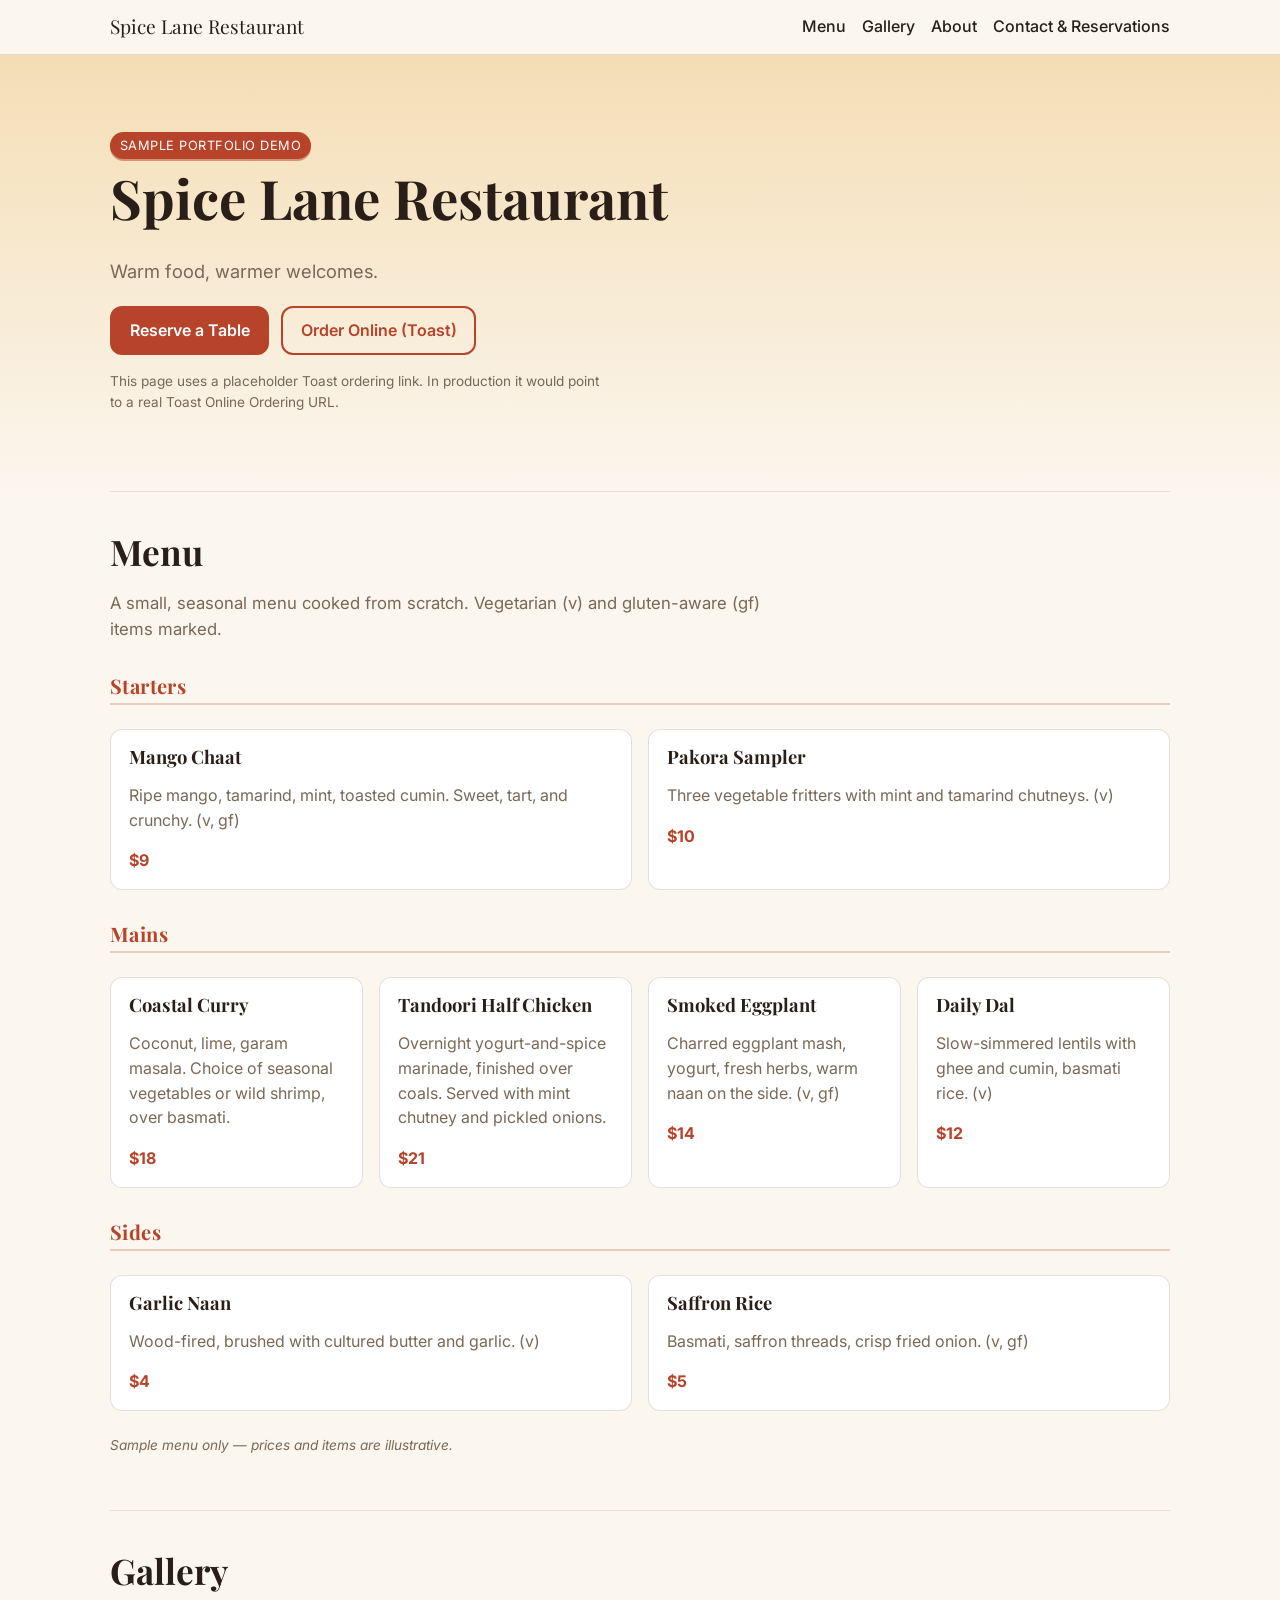
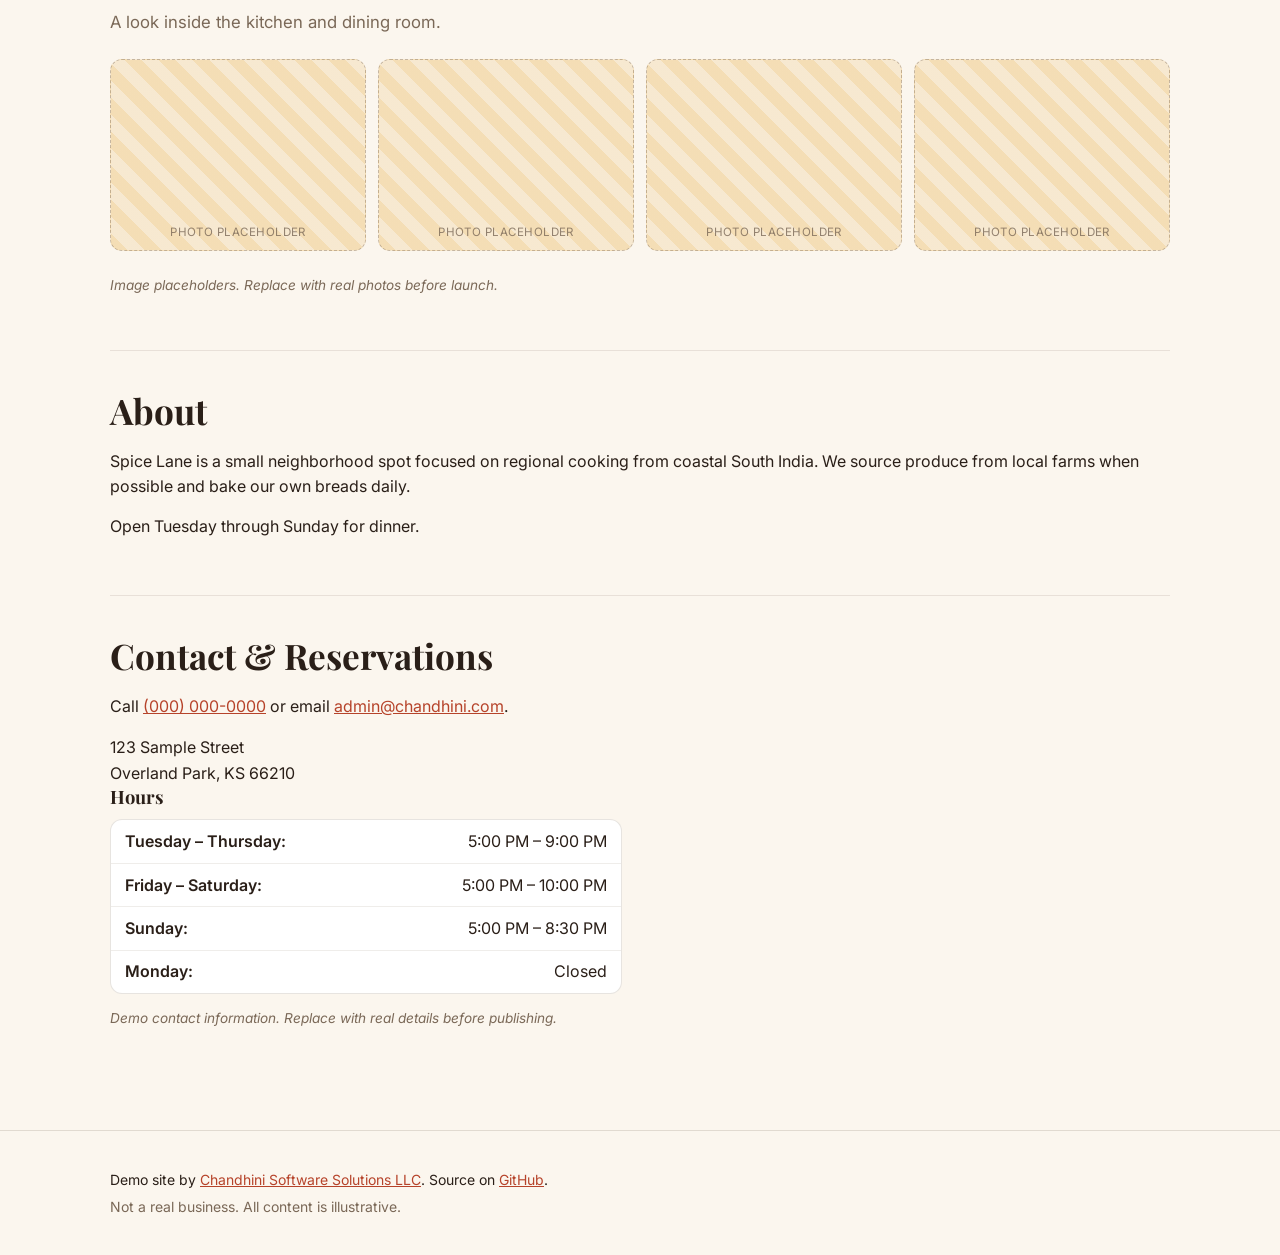
<file: index.html>
<!DOCTYPE html>
<html lang="en">
<head>
  <meta charset="UTF-8" />
  <meta name="viewport" content="width=device-width, initial-scale=1.0" />
  <title>Spice Lane Restaurant — Demo Site</title>
  <meta name="description" content="A sample portfolio demo of a local restaurant website built by Chandhini Software Solutions LLC." />
  <meta name="robots" content="index, follow" />
  <link rel="canonical" href="https://restaurant.chandhini.com/" />

  <!-- Open Graph -->
  <meta property="og:type" content="website" />
  <meta property="og:title" content="Spice Lane Restaurant — Demo Site" />
  <meta property="og:description" content="A sample portfolio demo of a local restaurant website built by Chandhini Software Solutions LLC." />
  <meta property="og:url" content="https://restaurant.chandhini.com/" />

  <!-- Favicon -->
  <link rel="icon" href="assets/favicon/favicon.svg" type="image/svg+xml" />
  <meta name="theme-color" content="#B6432A" />

  <!-- Fonts -->
  <link rel="preconnect" href="https://fonts.googleapis.com" />
  <link rel="preconnect" href="https://fonts.gstatic.com" crossorigin />
  <link href="https://fonts.googleapis.com/css2?family=Playfair+Display:wght@600;700&family=Inter:wght@400;500;600&display=swap" rel="stylesheet" />

  <link rel="stylesheet" href="assets/css/styles.css" />
</head>
<body>

  <a class="skip-link" href="#main">Skip to content</a>

  <header class="site-header">
    <div class="container header-row">
      <a class="brand" href="#top">Spice Lane Restaurant</a>
      <nav aria-label="Primary">
        <ul class="nav"><li><a href="#menu">Menu</a></li><li><a href="#gallery">Gallery</a></li><li><a href="#about">About</a></li><li><a href="#contact">Contact & Reservations</a></li></ul>
      </nav>
    </div>
  </header>

  <main id="main">
    <section id="top" class="hero">
      <div class="container">
        <p class="demo-badge">Sample portfolio demo</p>
        <h1>Spice Lane Restaurant</h1>
        <p class="tagline">Warm food, warmer welcomes.</p>
        <div class="cta-row">
          <a class="btn primary" href="#contact">Reserve a Table</a>
          <a class="btn ghost" href="#">Order Online (Toast)</a>
        </div>
        <p class="demo-note">This page uses a placeholder Toast ordering link. In production it would point to a real Toast Online Ordering URL.</p>
      </div>
    </section>

    <div class="container">

  <section id="menu" class="section">
    <h2>Menu</h2>
    <p class="lead">A small, seasonal menu cooked from scratch. Vegetarian (v) and gluten-aware (gf) items marked.</p>

            <h3 class="menu-heading">Starters</h3>
            <div class="cards">
              <article class="card"><h3>Mango Chaat</h3><p class="muted">Ripe mango, tamarind, mint, toasted cumin. Sweet, tart, and crunchy. (v, gf)</p><p class="price">$9</p></article>
              <article class="card"><h3>Pakora Sampler</h3><p class="muted">Three vegetable fritters with mint and tamarind chutneys. (v)</p><p class="price">$10</p></article>
            </div>

            <h3 class="menu-heading">Mains</h3>
            <div class="cards">
              <article class="card"><h3>Coastal Curry</h3><p class="muted">Coconut, lime, garam masala. Choice of seasonal vegetables or wild shrimp, over basmati.</p><p class="price">$18</p></article>
              <article class="card"><h3>Tandoori Half Chicken</h3><p class="muted">Overnight yogurt-and-spice marinade, finished over coals. Served with mint chutney and pickled onions.</p><p class="price">$21</p></article>
              <article class="card"><h3>Smoked Eggplant</h3><p class="muted">Charred eggplant mash, yogurt, fresh herbs, warm naan on the side. (v, gf)</p><p class="price">$14</p></article>
              <article class="card"><h3>Daily Dal</h3><p class="muted">Slow-simmered lentils with ghee and cumin, basmati rice. (v)</p><p class="price">$12</p></article>
            </div>

            <h3 class="menu-heading">Sides</h3>
            <div class="cards">
              <article class="card"><h3>Garlic Naan</h3><p class="muted">Wood-fired, brushed with cultured butter and garlic. (v)</p><p class="price">$4</p></article>
              <article class="card"><h3>Saffron Rice</h3><p class="muted">Basmati, saffron threads, crisp fried onion. (v, gf)</p><p class="price">$5</p></article>
            </div>

            <p class="note">Sample menu only — prices and items are illustrative.</p>
  </section>

  <section id="gallery" class="section">
    <h2>Gallery</h2>
    <p class="lead">A look inside the kitchen and dining room.</p>
            <div class="grid">
              <div class="img-placeholder" role="img" aria-label="Dining room with warm lighting"></div>
              <div class="img-placeholder" role="img" aria-label="Tandoor in action"></div>
              <div class="img-placeholder" role="img" aria-label="Plated curry"></div>
              <div class="img-placeholder" role="img" aria-label="Outdoor patio seating"></div>
            </div>
            <p class="note">Image placeholders. Replace with real photos before launch.</p>
  </section>

  <section id="about" class="section">
    <h2>About</h2>
    <p>Spice Lane is a small neighborhood spot focused on regional cooking from coastal South India.
               We source produce from local farms when possible and bake our own breads daily.</p>
            <p>Open Tuesday through Sunday for dinner.</p>
  </section>

  <section id="contact" class="section">
    <h2>Contact &amp; Reservations</h2>
    <p>Call <a href="tel:+10000000000">(000) 000-0000</a> or email
               <a href="mailto:admin@chandhini.com">admin@chandhini.com</a>.</p>
            <address>
              123 Sample Street<br/>
              Overland Park, KS 66210
            </address>

            <h3>Hours</h3>
            <ul class="hours-list">
              <li><strong>Tuesday – Thursday:</strong> 5:00 PM – 9:00 PM</li>
              <li><strong>Friday – Saturday:</strong> 5:00 PM – 10:00 PM</li>
              <li><strong>Sunday:</strong> 5:00 PM – 8:30 PM</li>
              <li><strong>Monday:</strong> Closed</li>
            </ul>

            <p class="note">Demo contact information. Replace with real details before publishing.</p>
  </section>

    </div>
  </main>

  <footer class="site-footer">
    <div class="container">
      <p>Demo site by <a href="https://chandhini.com">Chandhini Software Solutions LLC</a>.
         Source on <a href="https://github.com/bayina/restaurant-demo">GitHub</a>.</p>
      <p class="muted">Not a real business. All content is illustrative.</p>
    </div>
  </footer>

  <script src="assets/js/main.js"></script>
</body>
</html>
</file>
<file: assets/css/styles.css>
:root {
  --primary: #B6432A;
  --accent:  #E8B04B;
  --bg:      #FBF6EE;
  --text:    #2A1F18;
  --muted:   #7A6857;
  --max:     1100px;
  --radius:  12px;
}

* { box-sizing: border-box; }
html { scroll-behavior: smooth; }
body {
  margin: 0;
  font-family: 'Inter', system-ui, sans-serif;
  background: var(--bg);
  color: var(--text);
  line-height: 1.55;
  -webkit-font-smoothing: antialiased;
}
h1, h2, h3 {
  font-family: 'Playfair Display', serif;
  font-weight: 700;
  margin: 0 0 .5em;
  line-height: 1.15;
}
h1 { font-size: clamp(2rem, 4vw + 1rem, 3.4rem); }
h2 { font-size: clamp(1.5rem, 2vw + 1rem, 2.2rem); margin-top: 0; }
h3 { font-size: 1.15rem; }

a { color: var(--primary); }
a:hover { text-decoration: underline; }

.container { max-width: var(--max); margin: 0 auto; padding: 0 1.25rem; }

.skip-link {
  position: absolute; left: -9999px; top: auto;
  background: var(--primary); color: #fff; padding: .5rem 1rem;
}
.skip-link:focus { left: 1rem; top: 1rem; }

.site-header {
  position: sticky; top: 0; z-index: 10;
  background: var(--bg);
  border-bottom: 1px solid color-mix(in srgb, var(--muted) 20%, transparent);
}
.header-row {
  display: flex; align-items: center; justify-content: space-between;
  padding: .75rem 1.25rem;
}
.brand { font-family: 'Playfair Display', serif; font-size: 1.2rem; text-decoration: none; color: var(--text); }
.nav { list-style: none; padding: 0; margin: 0; display: flex; gap: 1rem; flex-wrap: wrap; }
.nav a { text-decoration: none; color: var(--text); font-weight: 500; }
.nav a:hover { color: var(--primary); }

.hero {
  padding: clamp(2.5rem, 6vw, 5rem) 0 clamp(2rem, 5vw, 4rem);
  background: linear-gradient(180deg, color-mix(in srgb, var(--accent) 35%, var(--bg)) 0%, var(--bg) 100%);
}
.demo-badge {
  display: inline-block;
  font-size: .8rem; letter-spacing: .04em; text-transform: uppercase;
  background: var(--primary); color: #fff;
  padding: .25rem .6rem; border-radius: 999px; margin: 0 0 .5rem;
}
.tagline { font-size: 1.15rem; color: var(--muted); max-width: 36ch; }
.demo-note { font-size: .85rem; color: var(--muted); margin-top: 1rem; max-width: 56ch; }

.cta-row { display: flex; gap: .75rem; margin-top: 1.25rem; flex-wrap: wrap; }
.btn {
  display: inline-block;
  padding: .65rem 1.1rem;
  border-radius: var(--radius);
  text-decoration: none;
  font-weight: 600;
  border: 2px solid var(--primary);
  transition: transform .12s ease, background .12s ease;
}
.btn.primary { background: var(--primary); color: #fff; }
.btn.ghost   { background: transparent; color: var(--primary); }
.btn:hover { transform: translateY(-1px); }

.section { padding: 2.5rem 0; border-top: 1px solid color-mix(in srgb, var(--muted) 15%, transparent); }
.lead { font-size: 1.05rem; color: var(--muted); max-width: 60ch; }
.note { font-size: .85rem; color: var(--muted); font-style: italic; }
.muted { color: var(--muted); }

.cards {
  display: grid; gap: 1rem;
  grid-template-columns: repeat(auto-fit, minmax(220px, 1fr));
  margin: 1.5rem 0;
}
.card {
  background: #fff;
  border: 1px solid color-mix(in srgb, var(--muted) 20%, transparent);
  border-radius: var(--radius);
  padding: 1rem 1.1rem;
}
.card .price { font-weight: 700; color: var(--primary); margin: .5rem 0 0; }

.grid {
  display: grid; gap: .75rem;
  grid-template-columns: repeat(auto-fit, minmax(180px, 1fr));
  margin: 1.5rem 0;
}
.img-placeholder {
  aspect-ratio: 4 / 3;
  background:
    repeating-linear-gradient(45deg,
      color-mix(in srgb, var(--accent) 35%, transparent),
      color-mix(in srgb, var(--accent) 35%, transparent) 12px,
      color-mix(in srgb, var(--accent) 18%, transparent) 12px,
      color-mix(in srgb, var(--accent) 18%, transparent) 24px);
  border-radius: var(--radius);
  border: 1px dashed color-mix(in srgb, var(--muted) 40%, transparent);
}

form label { display: block; margin: .75rem 0; font-weight: 500; }
form input, form textarea {
  width: 100%; padding: .55rem .7rem;
  border: 1px solid color-mix(in srgb, var(--muted) 30%, transparent);
  border-radius: 8px; font: inherit;
}
form input:focus, form textarea:focus {
  outline: 2px solid var(--primary); outline-offset: 2px;
}

details {
  background: #fff; border-radius: var(--radius);
  padding: .75rem 1rem; margin: .5rem 0;
  border: 1px solid color-mix(in srgb, var(--muted) 20%, transparent);
}
summary { cursor: pointer; font-weight: 600; }

address { font-style: normal; line-height: 1.6; }

.site-footer {
  margin-top: 3rem; padding: 2rem 0;
  border-top: 1px solid color-mix(in srgb, var(--muted) 20%, transparent);
  font-size: .9rem;
}

@media (prefers-reduced-motion: reduce) {
  html { scroll-behavior: auto; }
  .btn:hover { transform: none; }
}

/* ─── Production polish ───────────────────────────────────────── */

/* Visible focus ring for keyboard nav, hidden for mouse users. */
:focus { outline: none; }
:focus-visible {
  outline: 3px solid var(--primary);
  outline-offset: 3px;
  border-radius: 4px;
}
.btn:focus-visible {
  outline-offset: 4px;
}

/* Skip-link: invisible until focused. */
.skip-link {
  position: absolute;
  left: -9999px; top: auto;
  background: var(--primary);
  color: #fff;
  padding: .5rem 1rem;
  border-radius: 0 0 8px 0;
  z-index: 100;
  font-weight: 600;
}
.skip-link:focus,
.skip-link:focus-visible {
  left: 0; top: 0;
  outline: 3px solid #fff;
  outline-offset: -3px;
}

/* Anchor jumps shouldn't sit flush at top of viewport. */
.section { scroll-margin-top: 1.5rem; }

/* Section heading inside menu/services tiers. */
.menu-heading {
  margin: 2rem 0 .75rem;
  font-size: 1.25rem;
  letter-spacing: .02em;
  color: var(--primary);
  border-bottom: 2px solid color-mix(in srgb, var(--primary) 25%, transparent);
  padding-bottom: .35rem;
}

/* Hours list, used in contact section. */
.hours-list {
  list-style: none;
  padding: 0;
  margin: .75rem 0 0;
  border: 1px solid color-mix(in srgb, var(--muted) 18%, transparent);
  border-radius: var(--radius);
  background: #fff;
  overflow: hidden;
  max-width: 32rem;
}
.hours-list li {
  display: flex;
  justify-content: space-between;
  gap: 1rem;
  padding: .55rem .9rem;
  border-bottom: 1px solid color-mix(in srgb, var(--muted) 12%, transparent);
}
.hours-list li:last-child { border-bottom: 0; }
.hours-list strong { font-weight: 600; }

/* Polish form controls (used in clinic appointment form). */
form select {
  width: 100%;
  padding: .55rem .7rem;
  border: 1px solid color-mix(in srgb, var(--muted) 30%, transparent);
  border-radius: 8px;
  font: inherit;
  background: #fff;
  appearance: none;
  background-image:
    linear-gradient(45deg, transparent 50%, var(--primary) 50%),
    linear-gradient(135deg, var(--primary) 50%, transparent 50%);
  background-position:
    calc(100% - 18px) 50%,
    calc(100% - 12px) 50%;
  background-size: 6px 6px, 6px 6px;
  background-repeat: no-repeat;
  padding-right: 2rem;
}
form select:focus-visible {
  outline: 3px solid var(--primary);
  outline-offset: 2px;
}

/* Card lift adds a touch of depth on capable browsers. */
.card {
  transition:
    transform .18s ease,
    box-shadow .18s ease,
    border-color .18s ease;
}
@media (hover: hover) {
  .card:hover {
    transform: translateY(-2px);
    box-shadow: 0 6px 18px -8px color-mix(in srgb, var(--primary) 30%, transparent);
    border-color: color-mix(in srgb, var(--primary) 25%, transparent);
  }
}

/* Demo badge polish. */
.demo-badge {
  box-shadow: 0 2px 0 color-mix(in srgb, var(--primary) 50%, transparent);
}

/* Subtle texture for placeholder images so they read as intentional. */
.img-placeholder {
  position: relative;
}
.img-placeholder::after {
  content: "Photo placeholder";
  position: absolute;
  inset: auto 0 8px 0;
  text-align: center;
  font-size: .72rem;
  color: var(--muted);
  letter-spacing: .04em;
  text-transform: uppercase;
  opacity: .8;
}

/* Footer cleanup. */
.site-footer { font-size: .875rem; }
.site-footer p { margin: .35rem 0; }

/* Print: hide nav, ensure black text on white. */
@media print {
  .site-header, .skip-link, .cta-row, .demo-badge { display: none; }
  body { background: #fff; color: #000; }
  a { color: #000; text-decoration: underline; }
  .card, .hours-list, details { break-inside: avoid; }
}
</file>
